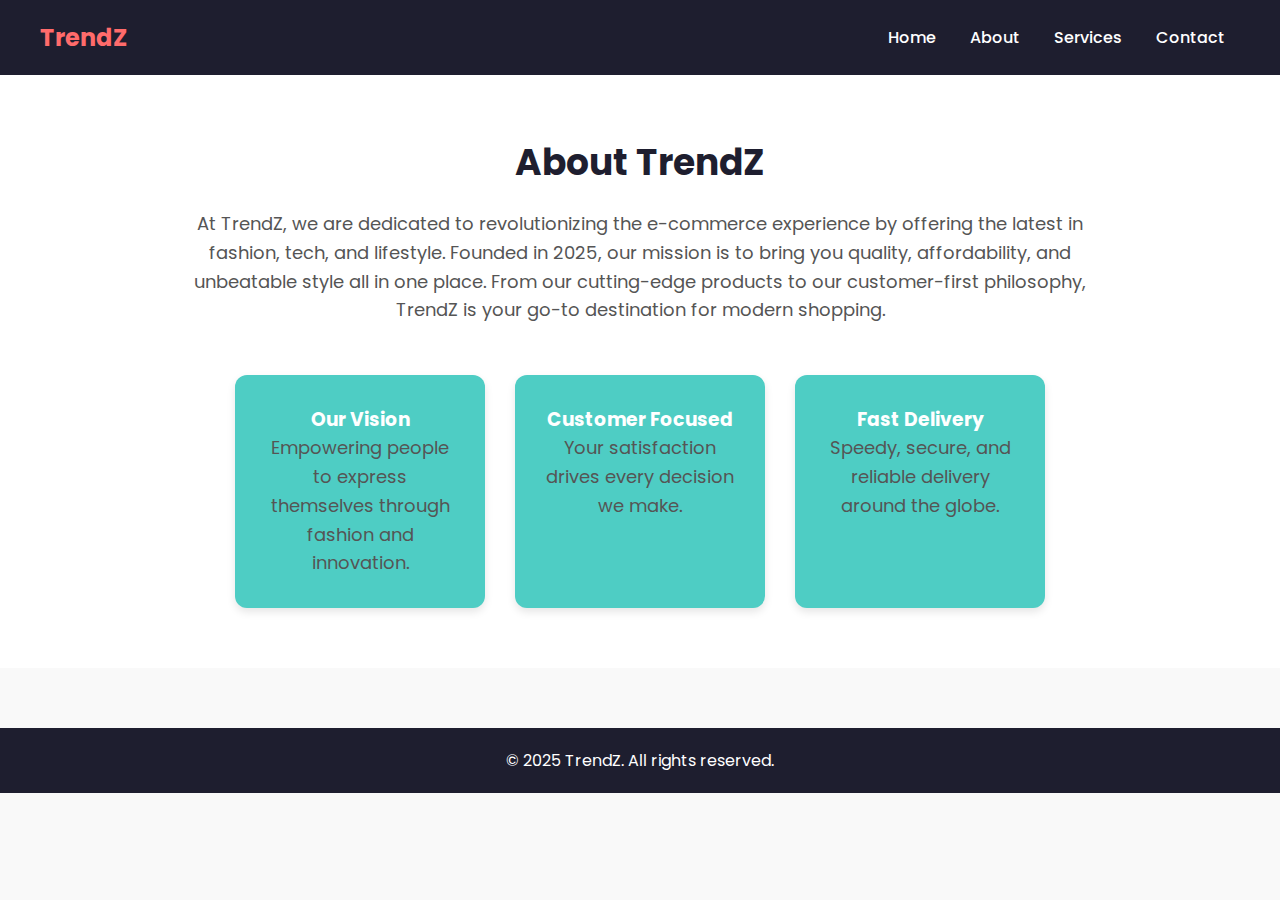
<file: about.html>
<!DOCTYPE html>
<html lang="en">

<head>
  <meta charset="UTF-8" />
  <meta name="viewport" content="width=device-width, initial-scale=1.0" />
  <title>About Us - TrendZ</title>
  <link href="https://fonts.googleapis.com/css2?family=Poppins:wght@300;500;700&display=swap" rel="stylesheet">
  <style>
    :root {
      --primary: #1E1E2F;
      --accent: #FF6B6B;
      --bg: #F9F9F9;
      --text: #1E1E2F;
      --secondary: #4ECDC4;
      --font: 'Poppins', sans-serif;
    }

    * {
      box-sizing: border-box;
      margin: 0;
      padding: 0;
      font-family: var(--font);
    }

    body {
      background-color: var(--bg);
      color: var(--text);
    }

    header {
      background-color: var(--primary);
      color: white;
      padding: 20px 40px;
      display: flex;
      justify-content: space-between;
      align-items: center;
    }

    header h1 {
      font-size: 24px;
      color: var(--accent);
    }

    nav a {
      margin: 0 15px;
      color: white;
      text-decoration: none;
      font-weight: 500;
    }

    nav a:hover {
      color: var(--accent);
    }

    .about-section {
      padding: 60px 40px;
      text-align: center;
      background-color: white;
    }

    .about-section h2 {
      font-size: 36px;
      margin-bottom: 20px;
    }

    .about-section p {
      font-size: 18px;
      line-height: 1.6;
      max-width: 900px;
      margin: auto;
      color: #555;
    }

    .highlights {
      display: flex;
      justify-content: center;
      gap: 30px;
      margin-top: 50px;
      flex-wrap: wrap;
    }

    .highlight-box {
      background-color: var(--secondary);
      color: white;
      padding: 30px;
      border-radius: 12px;
      width: 250px;
      box-shadow: 0 4px 8px rgba(0, 0, 0, 0.1);
      transition: transform 0.3s ease;
    }

    .highlight-box:hover {
      transform: translateY(-10px);
    }

    footer {
      background-color: var(--primary);
      color: white;
      text-align: center;
      padding: 20px;
      margin-top: 60px;
    }
  </style>
</head>

<body>
  <header>
    <h1>TrendZ</h1>
    <nav>
      <a href="/e-commerce.html">Home</a>
      <a href="/about.html">About</a>
      <a href="/services.html">Services</a>
      <a href="/contact.html">Contact</a>
    </nav>
  </header>

  <section class="about-section">
    <h2>About TrendZ</h2>
    <p>
      At TrendZ, we are dedicated to revolutionizing the e-commerce experience by offering the latest in fashion, tech, and lifestyle. Founded in 2025, our mission is to bring you quality, affordability, and unbeatable style all in one place. From our cutting-edge products to our customer-first philosophy, TrendZ is your go-to destination for modern shopping.
    </p>

    <div class="highlights">
      <div class="highlight-box">
        <h3>Our Vision</h3>
        <p>Empowering people to express themselves through fashion and innovation.</p>
      </div>
      <div class="highlight-box">
        <h3>Customer Focused</h3>
        <p>Your satisfaction drives every decision we make.</p>
      </div>
      <div class="highlight-box">
        <h3>Fast Delivery</h3>
        <p>Speedy, secure, and reliable delivery around the globe.</p>
      </div>
    </div>
  </section>

  <footer>
    <p>&copy; 2025 TrendZ. All rights reserved.</p>
  </footer>
</body>

</html>
</file>
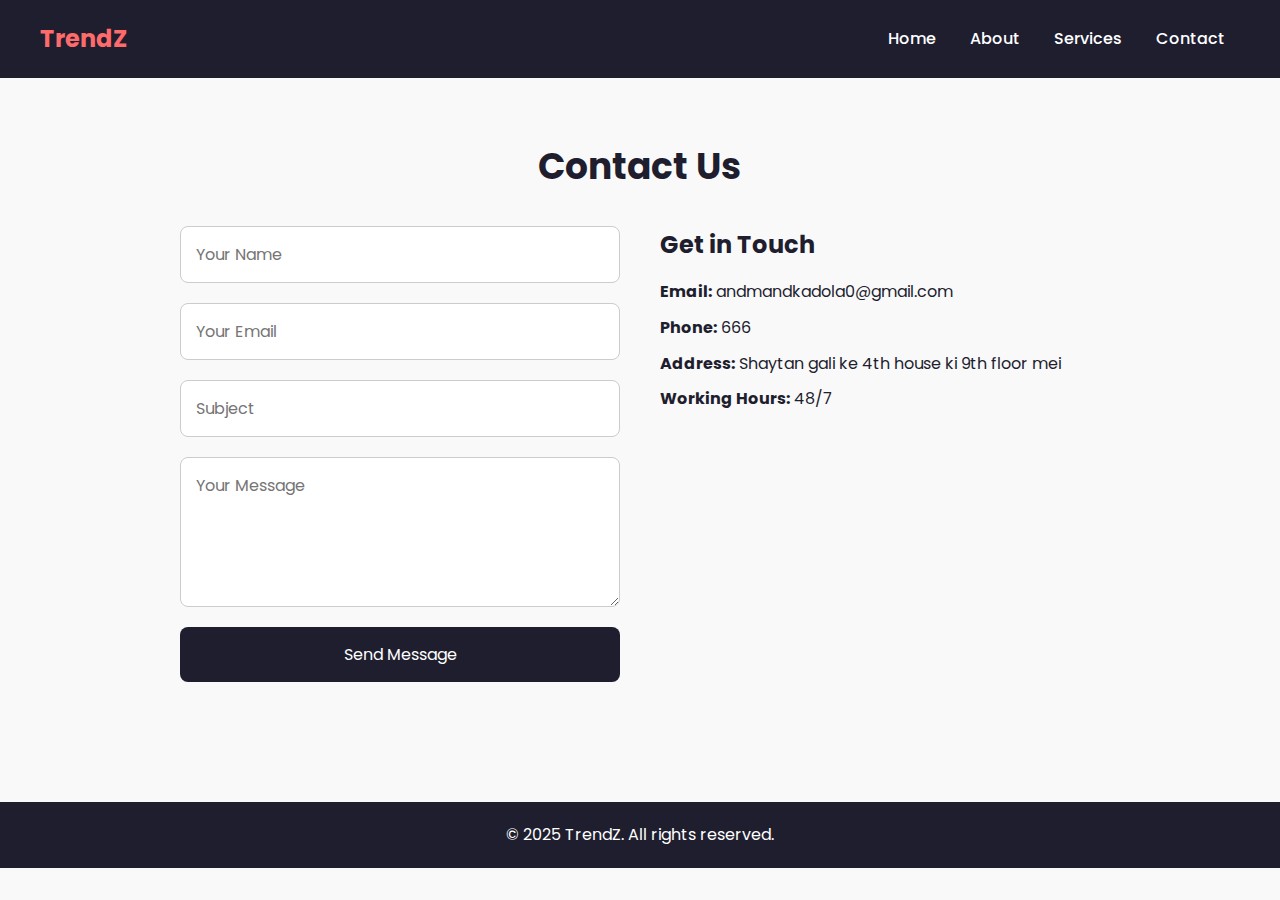
<file: contact.html>
<!DOCTYPE html>
<html lang="en">

<head>
  <meta charset="UTF-8" />
  <meta name="viewport" content="width=device-width, initial-scale=1.0" />
  <title>TrendZ - Contact Us</title>
  <link href="https://fonts.googleapis.com/css2?family=Poppins:wght@300;500;700&display=swap" rel="stylesheet">
  <style>
    :root {
      --primary: #1E1E2F;
      --accent: #FF6B6B;
      --bg: #F9F9F9;
      --secondary: #4ECDC4;
      --text: #1E1E2F;
      --font: 'Poppins', sans-serif;
    }

    * {
      box-sizing: border-box;
      margin: 0;
      padding: 0;
      font-family: var(--font);
    }

    body {
      background-color: var(--bg);
      color: var(--text);
      line-height: 1.6;
    }

    header {
      background-color: var(--primary);
      color: white;
      padding: 20px 40px;
      display: flex;
      justify-content: space-between;
      align-items: center;
    }

    header h1 {
      font-size: 24px;
      color: var(--accent);
    }

    nav a {
      margin: 0 15px;
      color: white;
      text-decoration: none;
      font-weight: 500;
    }

    nav a:hover {
      color: var(--accent);
    }

    .contact-section {
      padding: 60px 40px;
      max-width: 1000px;
      margin: auto;
    }

    .contact-section h2 {
      font-size: 36px;
      margin-bottom: 30px;
      text-align: center;
    }

    .contact-grid {
      display: flex;
      flex-wrap: wrap;
      gap: 40px;
      justify-content: space-between;
    }

    .contact-form, .contact-info {
      flex: 1 1 45%;
    }

    form {
      display: flex;
      flex-direction: column;
    }

    input, textarea {
      padding: 15px;
      margin-bottom: 20px;
      border: 1px solid #ccc;
      border-radius: 8px;
      font-size: 16px;
    }

    textarea {
      resize: vertical;
      min-height: 150px;
    }

    button {
      padding: 15px;
      background-color: var(--primary);
      color: white;
      border: none;
      font-size: 16px;
      border-radius: 8px;
      cursor: pointer;
      transition: background-color 0.3s ease;
    }

    button:hover {
      background-color: var(--accent);
    }

    .contact-info h3 {
      font-size: 24px;
      margin-bottom: 15px;
    }

    .contact-info p {
      margin-bottom: 10px;
    }

    footer {
      background-color: var(--primary);
      color: white;
      text-align: center;
      padding: 20px;
      margin-top: 60px;
    }
  </style>
</head>

<body>
  <header>
    <h1>TrendZ</h1>
    <nav>
      <a href="/index.html">Home</a>
      <a href="/about.html">About</a>
      <a href="/services.html">Services</a>
      <a href="/contact.html">Contact</a>
    </nav>
  </header>

  <section class="contact-section">
    <h2>Contact Us</h2>
    <div class="contact-grid">
      <div class="contact-form">
        <form>
          <input type="text" name="name" placeholder="Your Name" required>
          <input type="email" name="email" placeholder="Your Email" required>
          <input type="text" name="subject" placeholder="Subject">
          <textarea name="message" placeholder="Your Message" required></textarea>
          <button type="submit">Send Message</button>
        </form>
      </div>
      <div class="contact-info">
        <h3>Get in Touch</h3>
        <p><strong>Email:</strong> andmandkadola0@gmail.com</p>
        <p><strong>Phone:</strong> 666</p>
        <p><strong>Address:</strong> Shaytan gali ke 4th house ki 9th floor mei</p>
        <p><strong>Working Hours:</strong> 48/7</p>
      </div>
    </div>
  </section>

  <footer>
    <p>&copy; 2025 TrendZ. All rights reserved.</p>
  </footer>
</body>

</html>
</file>
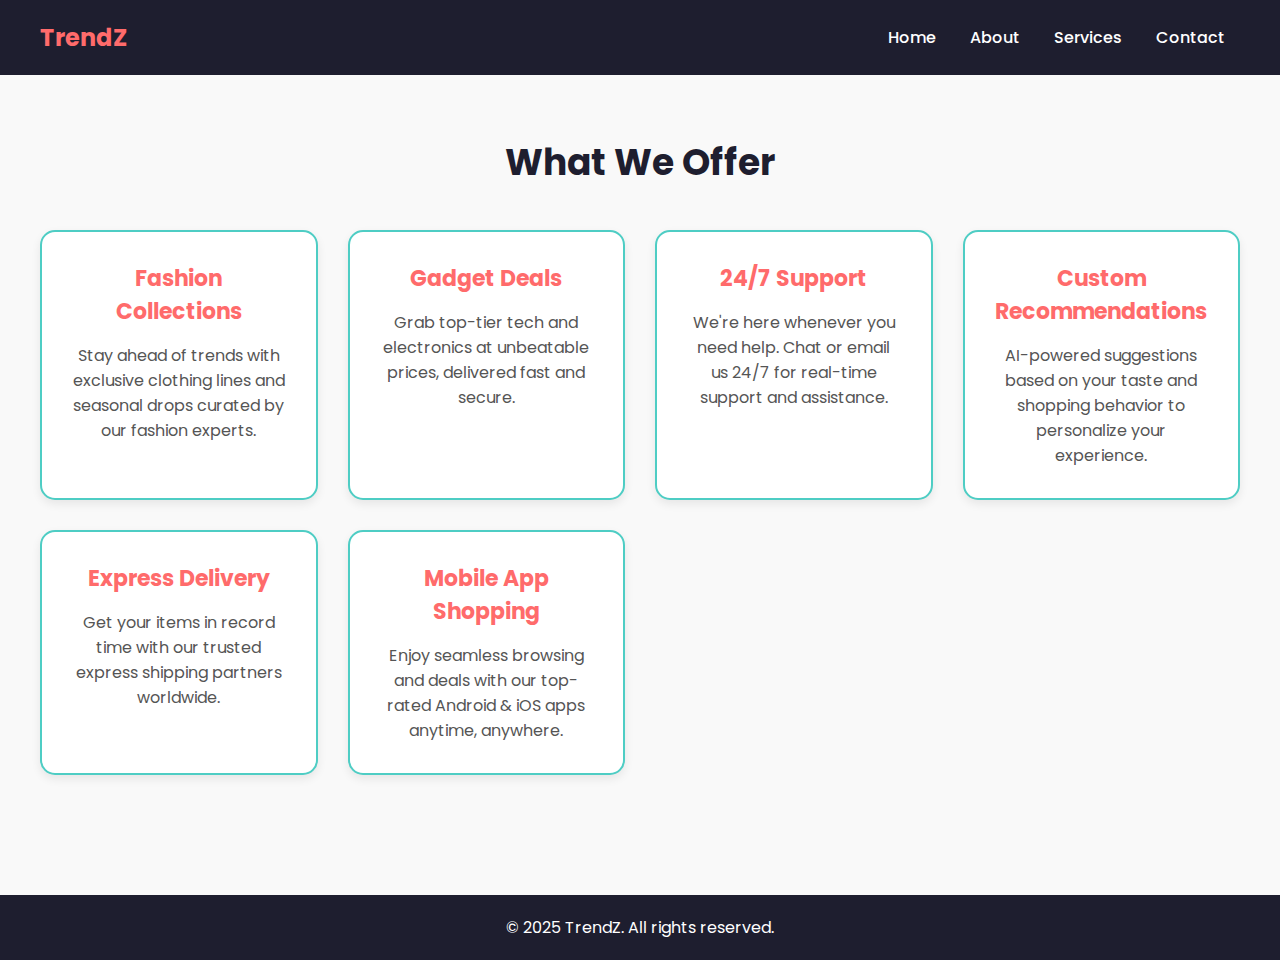
<file: services.html>
<!DOCTYPE html>
<html lang="en">

<head>
  <meta charset="UTF-8">
  <meta name="viewport" content="width=device-width, initial-scale=1.0">
  <title>Our Services - TrendZ</title>
  <link href="https://fonts.googleapis.com/css2?family=Poppins:wght@300;500;700&display=swap" rel="stylesheet">
  <style>
    :root {
      --primary: #1E1E2F;
      --accent: #FF6B6B;
      --bg: #F9F9F9;
      --text: #1E1E2F;
      --secondary: #4ECDC4;
      --font: 'Poppins', sans-serif;
    }

    * {
      box-sizing: border-box;
      margin: 0;
      padding: 0;
      font-family: var(--font);
    }

    body {
      background-color: var(--bg);
      color: var(--text);
    }

    header {
      background-color: var(--primary);
      color: white;
      padding: 20px 40px;
      display: flex;
      justify-content: space-between;
      align-items: center;
    }

    header h1 {
      font-size: 24px;
      color: var(--accent);
    }

    nav a {
      margin: 0 15px;
      color: white;
      text-decoration: none;
      font-weight: 500;
    }

    nav a:hover {
      color: var(--accent);
    }

    .services-section {
      padding: 60px 40px;
      text-align: center;
    }

    .services-section h2 {
      font-size: 36px;
      margin-bottom: 30px;
    }

    .service-grid {
      display: grid;
      grid-template-columns: repeat(auto-fit, minmax(250px, 1fr));
      gap: 30px;
      margin-top: 40px;
    }

    .service-box {
      background-color: white;
      border: 2px solid var(--secondary);
      padding: 30px;
      border-radius: 15px;
      transition: transform 0.3s, box-shadow 0.3s;
      box-shadow: 0 4px 10px rgba(0, 0, 0, 0.08);
    }

    .service-box:hover {
      transform: translateY(-10px);
      box-shadow: 0 8px 20px rgba(0, 0, 0, 0.15);
    }

    .service-box h3 {
      font-size: 22px;
      margin-bottom: 15px;
      color: var(--accent);
    }

    .service-box p {
      font-size: 16px;
      color: #555;
    }

    footer {
      background-color: var(--primary);
      color: white;
      text-align: center;
      padding: 20px;
      margin-top: 60px;
    }
  </style>
</head>

<body>
  <header>
    <h1>TrendZ</h1>
    <nav>
      <a href="/e-commerce.html">Home</a>
      <a href="/about.html">About</a>
      <a href="/services.html">Services</a>
      <a href="/contact.html">Contact</a>
    </nav>
  </header>

  <section class="services-section">
    <h2>What We Offer</h2>
    <div class="service-grid">
      <div class="service-box">
        <h3>Fashion Collections</h3>
        <p>Stay ahead of trends with exclusive clothing lines and seasonal drops curated by our fashion experts.</p>
      </div>
      <div class="service-box">
        <h3>Gadget Deals</h3>
        <p>Grab top-tier tech and electronics at unbeatable prices, delivered fast and secure.</p>
      </div>
      <div class="service-box">
        <h3>24/7 Support</h3>
        <p>We're here whenever you need help. Chat or email us 24/7 for real-time support and assistance.</p>
      </div>
      <div class="service-box">
        <h3>Custom Recommendations</h3>
        <p>AI-powered suggestions based on your taste and shopping behavior to personalize your experience.</p>
      </div>
      <div class="service-box">
        <h3>Express Delivery</h3>
        <p>Get your items in record time with our trusted express shipping partners worldwide.</p>
      </div>
      <div class="service-box">
        <h3>Mobile App Shopping</h3>
        <p>Enjoy seamless browsing and deals with our top-rated Android & iOS apps anytime, anywhere.</p>
      </div>
    </div>
  </section>

  <footer>
    <p>&copy; 2025 TrendZ. All rights reserved.</p>
  </footer>
</body>

</html>
</file>
